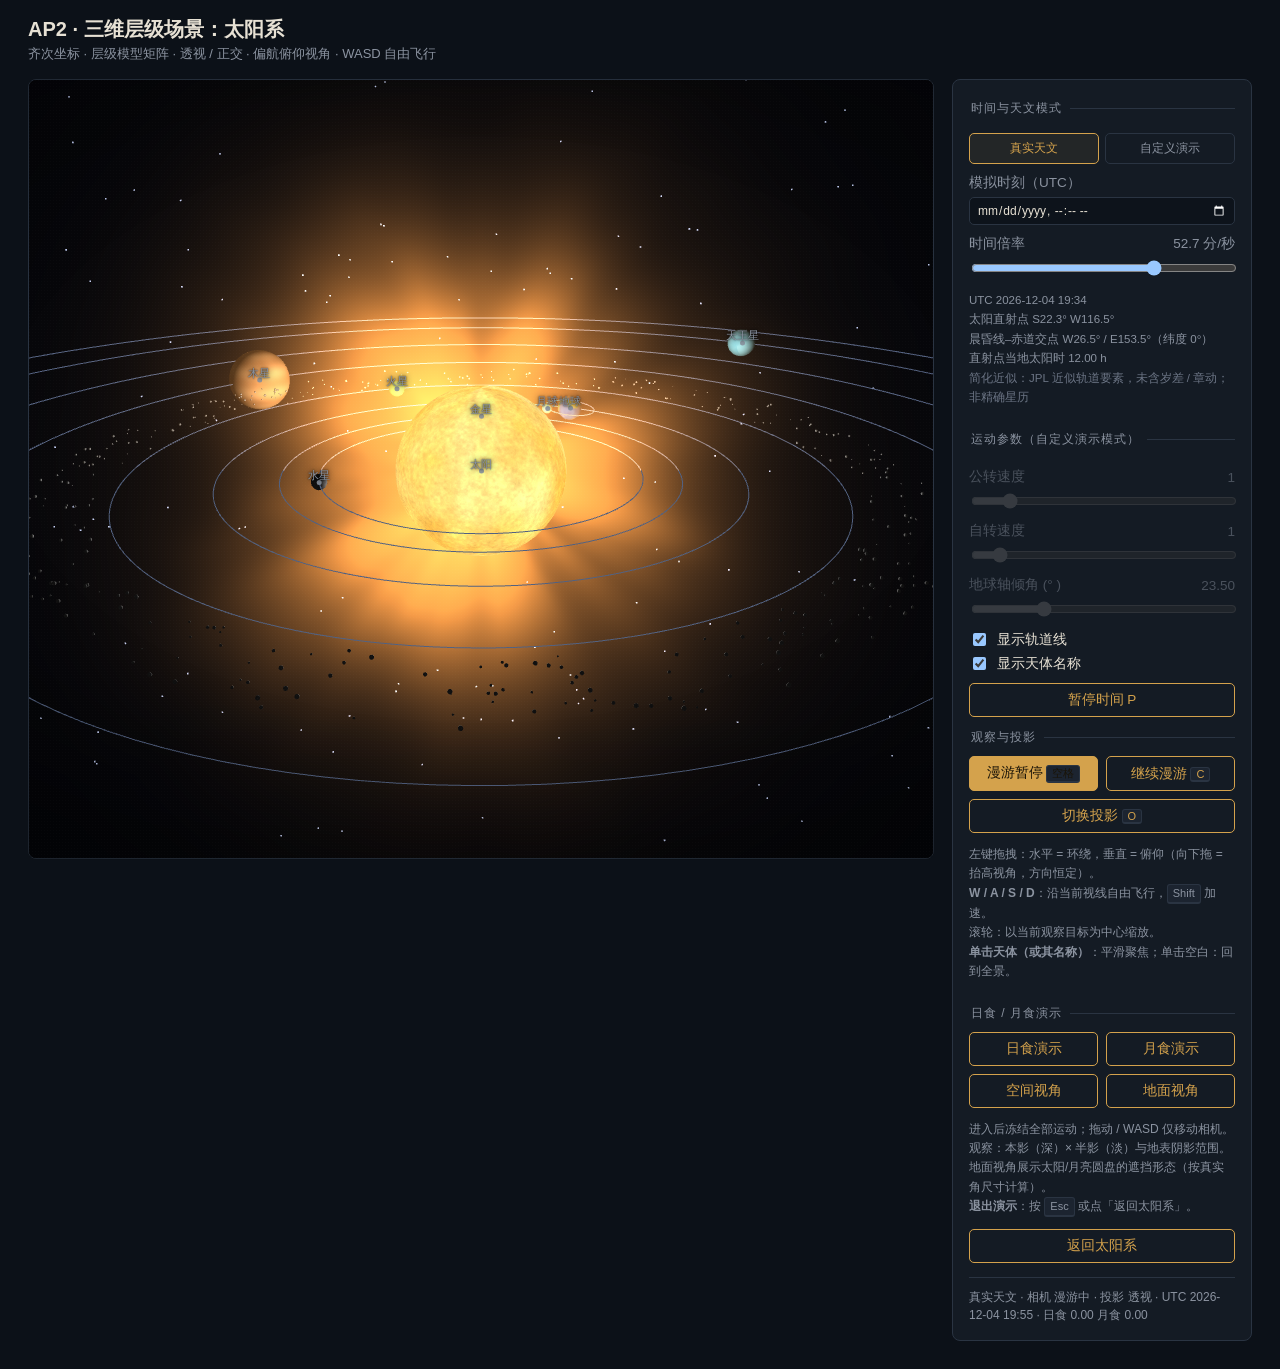
<file: index.html>
<!DOCTYPE html>
<html lang="zh-CN">
<head>
<meta charset="UTF-8">
<meta name="viewport" content="width=device-width, initial-scale=1">
<title>AP2 · 三维层级场景：太阳系</title>
<link rel="icon" href="data:,">
<link rel="stylesheet" href="css/style.css">
</head>
<body>
<header>
  <h1>AP2 · 三维层级场景：太阳系</h1>
  <p class="sub">齐次坐标 · 层级模型矩阵 · 透视 / 正交 · 偏航俯仰视角 · WASD 自由飞行</p>
</header>

<div class="layout">
  <div id="view-wrap">
    <canvas id="view"></canvas>
    <div class="vignette" aria-hidden="true"></div>
    <div class="grain" aria-hidden="true"></div>
    <div id="labels" aria-hidden="true"></div>
    <div id="ground-wrap" hidden>
      <canvas id="ground" width="320" height="200"></canvas>
      <div class="ground-cap">地面观测视角 · 教学示意</div>
    </div>
    <div id="eclipse-hud" hidden>
      <span class="hud-title" id="eclipse-title">日食演示</span>
      <span class="hud-line" id="eclipse-line"></span>
    </div>
  </div>

  <form id="controls" autocomplete="off">
    <fieldset>
      <legend>时间与天文模式</legend>
      <div class="seg" role="group" aria-label="模拟模式">
        <button type="button" id="mode-real" aria-pressed="true">真实天文</button>
        <button type="button" id="mode-demo" aria-pressed="false">自定义演示</button>
      </div>
      <div class="row">
        <label for="simDate">模拟时刻（UTC）</label>
        <input type="datetime-local" id="simDate" name="simDate" step="60">
      </div>
      <div class="row">
        <label for="timeRate">时间倍率 <span data-for="timeRate"></span></label>
        <input type="range" id="timeRate" name="timeRate" min="0" max="5" step="0.01" value="3.5">
      </div>
      <p class="hint" id="astro-info">直射点：—</p>
    </fieldset>

    <fieldset>
      <legend>运动参数（自定义演示模式）</legend>
      <div class="row">
        <label for="orbitSpeed">公转速度 <span data-for="orbitSpeed"></span></label>
        <input type="range" id="orbitSpeed" name="orbitSpeed" min="0" max="8" step="0.05" value="1">
      </div>
      <div class="row">
        <label for="spinSpeed">自转速度 <span data-for="spinSpeed"></span></label>
        <input type="range" id="spinSpeed" name="spinSpeed" min="0" max="12" step="0.05" value="1">
      </div>
      <div class="row">
        <label for="earthTilt">地球轴倾角 (° ) <span data-for="earthTilt"></span></label>
        <input type="range" id="earthTilt" name="earthTilt" min="0" max="90" step="0.5" value="23.5">
      </div>
      <label><input type="checkbox" id="showOrbits" name="showOrbits" checked> 显示轨道线</label>
      <label><input type="checkbox" id="showLabels" name="showLabels" checked> 显示天体名称</label>
      <div class="buttons" style="margin-top:10px">
        <button type="button" id="btn-sim">暂停时间 <kbd>P</kbd></button>
      </div>
    </fieldset>

    <fieldset>
      <legend>观察与投影</legend>
      <div class="buttons">
        <button type="button" class="primary" id="btn-pause">漫游暂停 <kbd>空格</kbd></button>
        <button type="button" id="btn-tour">继续漫游 <kbd>C</kbd></button>
        <button type="button" id="btn-proj">切换投影 <kbd>O</kbd></button>
      </div>
      <p class="hint">
        左键拖拽：水平 = 环绕，垂直 = 俯仰（向下拖 = 抬高视角，方向恒定）。<br>
        <b>W / A / S / D</b>：沿当前视线自由飞行，<kbd>Shift</kbd> 加速。<br>
        滚轮：以当前观察目标为中心缩放。<br>
        <b>单击天体（或其名称）</b>：平滑聚焦；单击空白：回到全景。
      </p>
    </fieldset>

    <fieldset>
      <legend>日食 / 月食演示</legend>
      <div class="buttons">
        <button type="button" id="btn-solar">日食演示</button>
        <button type="button" id="btn-lunar">月食演示</button>
      </div>
      <div class="buttons" style="margin-top:8px">
        <button type="button" id="btn-eclipse-space" aria-pressed="true">空间视角</button>
        <button type="button" id="btn-eclipse-ground" aria-pressed="false">地面视角</button>
      </div>
      <p class="hint">
        进入后冻结全部运动；拖动 / WASD 仅移动相机。<br>
        观察：本影（深）× 半影（淡）与地表阴影范围。<br>
        地面视角展示太阳/月亮圆盘的遮挡形态（按真实角尺寸计算）。<br>
        <b>退出演示</b>：按 <kbd>Esc</kbd> 或点「返回太阳系」。
      </p>
      <div class="buttons" style="margin-top:8px">
        <button type="button" id="btn-exit-eclipse">返回太阳系</button>
      </div>
    </fieldset>

    <p id="status">正在加载纹理…</p>
  </form>
</div>

<script id="vertex-shader" type="x-shader/x-vertex">#version 300 es
layout(location=0) in vec3 aPosition;
layout(location=1) in vec3 aNormal;
layout(location=2) in vec2 aTexCoord;

uniform mat4 uModel;
uniform mat4 uView;
uniform mat4 uProj;
uniform mat4 uNMatrix;

out vec3 vN;
out vec3 vWorld;
out vec2 vUv;

void main() {
  vec4 world = uModel * vec4(aPosition, 1.0);
  vWorld = world.xyz;
  vN = mat3(uNMatrix) * aNormal;
  vUv = aTexCoord;
  gl_Position = uProj * uView * world;
  gl_PointSize = 1.6;
}
</script>

<script id="fragment-shader" type="x-shader/x-fragment">#version 300 es
precision highp float;

in vec3 vN;
in vec3 vWorld;
in vec2 vUv;

uniform sampler2D uSampler;
uniform vec3 uLightPos;
uniform vec3 uCamPos;
uniform float uEmissive;
uniform float uAmbient;
uniform float uShadow;
uniform vec3 uTint;
uniform float uUseTexture;
uniform float uAlphaFromLuma;
uniform float uAlpha;
uniform float uGlow;
uniform float uTime;
uniform float uSunMode;
uniform float uCorona;
uniform float uCoronaDisk;
uniform float uShadowMode;
uniform vec3 uShadowSpot;
uniform vec3 uShadowDir;
uniform vec3 uShadowAxisPoint;
uniform float uShadowR;
uniform float uShadowPR;

out vec4 fragColor;

// —— 3D 值噪声 / fBm：太阳表面颗粒与日冕丝状结构 ——
float hash(vec3 p) {
  p = fract(p * 0.3183099 + vec3(0.1, 0.2, 0.3));
  p *= 17.0;
  return fract(p.x * p.y * p.z * (p.x + p.y + p.z));
}
float vnoise(vec3 x) {
  vec3 i = floor(x);
  vec3 f = fract(x);
  f = f * f * (3.0 - 2.0 * f);
  float n000 = hash(i);
  float n100 = hash(i + vec3(1.0, 0.0, 0.0));
  float n010 = hash(i + vec3(0.0, 1.0, 0.0));
  float n110 = hash(i + vec3(1.0, 1.0, 0.0));
  float n001 = hash(i + vec3(0.0, 0.0, 1.0));
  float n101 = hash(i + vec3(1.0, 0.0, 1.0));
  float n011 = hash(i + vec3(0.0, 1.0, 1.0));
  float n111 = hash(i + vec3(1.0, 1.0, 1.0));
  return mix(
    mix(mix(n000, n100, f.x), mix(n010, n110, f.x), f.y),
    mix(mix(n001, n101, f.x), mix(n011, n111, f.x), f.y),
    f.z);
}
float fbm3(vec3 p) {
  float s = 0.0;
  float a = 0.5;
  for (int i = 0; i < 3; i++) {
    s += a * vnoise(p);
    p *= 2.03;
    a *= 0.5;
  }
  return s / 0.875;
}

void main() {
  // 阴影贴图通道：只输出灰度，main.js 用 DST_COLOR/ZERO 乘色压暗
  if (uShadowMode > 0.5) {
    float d;
    if (uShadowMode < 1.5) {
      d = distance(vWorld, uShadowSpot);          // 月影落在地球表面的阴影斑
    } else {
      vec3 w = vWorld - uShadowAxisPoint;          // 地影轴线扫过月球
      float t = dot(w, uShadowDir);
      d = length(w - t * uShadowDir);
    }
    float dark;
    if (d < uShadowR) dark = 0.06;
    else if (d < uShadowPR) dark = mix(0.06, 0.92, smoothstep(uShadowR, uShadowPR, d));
    else dark = 1.0;
    fragColor = vec4(vec3(dark), 1.0);
    return;
  }

  // 日冕：面向相机的 billboard，连续衰减 + 丝状噪声（无分层圆环）
  if (uCorona > 0.5) {
    vec2 p = (vUv - 0.5) * 2.0;
    float r = length(p);
    float ang = atan(p.y, p.x);
    float core = exp(-pow(r * 2.9, 1.55));
    float streams = 0.55 + 0.65 * fbm3(vec3(cos(ang) * 1.6, sin(ang) * 1.6, r * 2.4 + uTime * 0.02));
    float edge = 1.0 - smoothstep(0.86, 1.0, r);
    // 中心日面区域由太阳本体负责；日冕在日面外侧达到满强度后随 core 单调衰减
    float mask = smoothstep(uCoronaDisk * 0.75, uCoronaDisk * 0.99, r);
    float glow = core * streams * edge * mask;
    fragColor = vec4(uTint * glow * 1.7, clamp(glow * 1.6, 0.0, 1.0));
    return;
  }

  vec4 tex = texture(uSampler, vUv);
  vec3 base = mix(uTint, tex.rgb, uUseTexture);
  vec3 N = normalize(vN);
  vec3 V = normalize(uCamPos - vWorld);
  vec3 color;

  if (uEmissive > 0.5) {
    if (uSunMode > 0.5) {
      // 太阳表面：轻微临边昏暗 + 时间演化的细颗粒噪声 + 极薄的边缘过渡
      float mu = clamp(dot(N, V), 0.0, 1.0);
      float gran = 0.86 + 0.24 * fbm3(vWorld * 11.0 + vec3(0.0, 0.0, uTime * 0.015));
      float limb = 0.86 + 0.14 * pow(mu, 0.6);
      color = base * gran * limb * 1.32;
      color += uTint * pow(1.0 - mu, 5.0) * 0.08;
    } else {
      color = base;
    }
  } else {
    vec3 L = normalize(uLightPos - vWorld);
    float diff = max(dot(N, L), 0.0);
    color = base * (uAmbient + diff);
    if (uGlow > 0.5) {
      float rim = 1.0 - abs(dot(N, V));
      color += uTint * rim * rim * 1.4;
    }
  }

  color *= (1.0 - 0.85 * uShadow);
  float alpha = uAlpha;
  if (uAlphaFromLuma > 0.5) {
    alpha = max(tex.r, max(tex.g, tex.b));
    if (alpha < 0.04) discard;
  }
  fragColor = vec4(color, alpha);
}
</script>

<script src="Common/webgl-utils.js"></script>
<script src="Common/initShaders.js"></script>
<script src="Common/MV.js"></script>
<script type="module" src="js/main.js"></script>
</body>
</html>
</file>
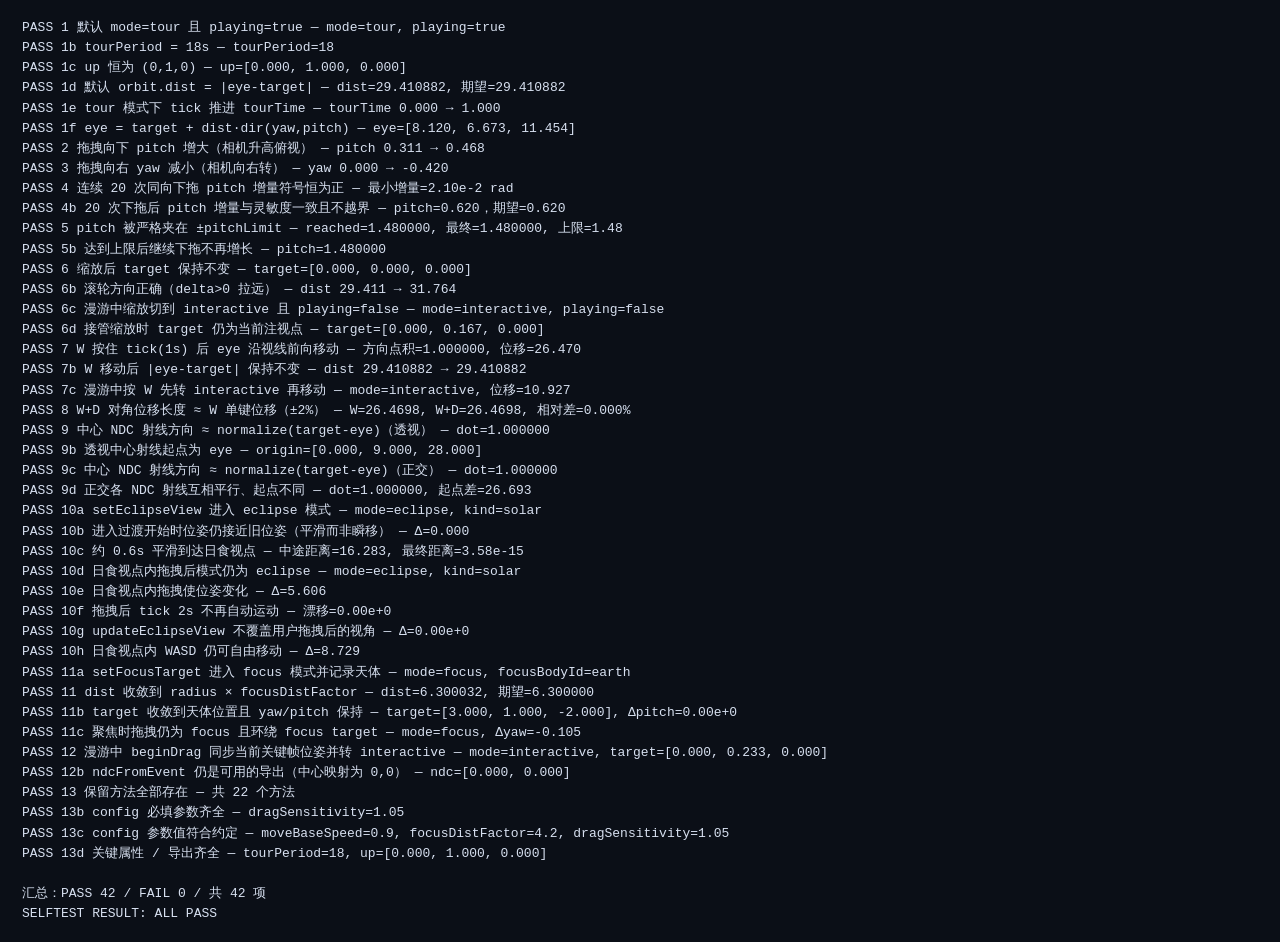
<file: tools/camera-selftest.html>
<!DOCTYPE html>
<html lang="zh-CN">
<head>
<meta charset="UTF-8">
<meta name="viewport" content="width=device-width, initial-scale=1">
<link rel="icon" href="data:,">
<title>camera.js 浏览器自测 · 偏航/俯仰环绕 + WASD</title>
<style>
  :root { color-scheme: dark; }
  body {
    margin: 0;
    padding: 18px 22px;
    background: #0b0f17;
    color: #d7e0f0;
    font: 13px/1.55 "Cascadia Mono", "Consolas", monospace;
  }
  h1 { margin: 0 0 10px; font-size: 15px; font-weight: 600; color: #8ecbff; }
  pre { margin: 0; white-space: pre-wrap; }
</style>
</head>
<body>
<h1>camera.js 浏览器自测 · 偏航/俯仰环绕 + WASD</h1>
<pre id="out">运行中…</pre>

<!-- 教材配套数学库：普通脚本先加载，camera.js 模块内通过 window 取 vec3 / lookAt / ... -->
<script src="../Common/MV.js"></script>
<script type="module">
import { createCamera, ndcFromEvent } from "../js/camera.js";

const MV = window;

// ---------------------------------------------------------------- 测试框架

const lines = [];
let passed = 0;
let failed = 0;

/** 断言：把 PASS / FAIL 逐行记录下来，最后整体写入 document.body.innerText。 */
function check(name, ok, detail = "") {
  const line = `${ok ? "PASS" : "FAIL"} ${name}${detail ? " — " + detail : ""}`;
  lines.push(line);
  if (ok) passed++;
  else failed++;
}

/** 单个测试块：执行异常也会记成一行 FAIL，避免整页空白。 */
function test(name, fn) {
  try {
    fn();
  } catch (err) {
    check(`${name}（执行异常）`, false, err && err.message ? err.message : String(err));
  }
}

// 小工具
const near = (a, b, eps = 1e-6) => Math.abs(a - b) <= eps;
const vlen = (v) => MV.length(v);
const vdist = (a, b) => MV.length(MV.subtract(a, b));
const vdot = (a, b) => MV.dot(a, b);
const vnorm = (v) => MV.normalize(MV.vec3(v[0], v[1], v[2]));
const f3 = (x) => Number(x).toFixed(3);
const f6 = (x) => Number(x).toFixed(6);
const fmtV = (v) => `[${v.map((x) => f3(x)).join(", ")}]`;

/** 设置 WASD 输入（其余键强制为 false）。 */
function setMove(cam, flags = {}) {
  const m = cam.moveInput;
  m.forward = !!flags.forward;
  m.back = !!flags.back;
  m.left = !!flags.left;
  m.right = !!flags.right;
  m.fast = !!flags.fast;
}

/** 统一从默认漫游位姿切到交互模式，作为各测试的确定性起点。 */
function interactiveCamera() {
  const cam = createCamera();
  cam.setInteractiveFromCurrent();
  cam.viewMatrix();
  return cam;
}

// ---------------------------------------------------------------- 1. 默认状态与轨道模型

test("1 默认漫游与球面轨道模型", () => {
  const cam = createCamera();
  check(
    "1 默认 mode=tour 且 playing=true",
    cam.mode === "tour" && cam.playing === true,
    `mode=${cam.mode}, playing=${cam.playing}`,
  );
  check("1b tourPeriod = 18s", cam.tourPeriod === 18, `tourPeriod=${cam.tourPeriod}`);
  check(
    "1c up 恒为 (0,1,0)",
    cam.up[0] === 0 && cam.up[1] === 1 && cam.up[2] === 0,
    `up=${fmtV(cam.up)}`,
  );
  const defaultDist = Math.sqrt(0 * 0 + 9 * 9 + 28 * 28);
  check(
    "1d 默认 orbit.dist = |eye-target|",
    near(cam.orbit.dist, defaultDist, 1e-9),
    `dist=${f6(cam.orbit.dist)}, 期望=${f6(defaultDist)}`,
  );
  const t0 = cam.tourTime;
  cam.tick(1);
  check(
    "1e tour 模式下 tick 推进 tourTime",
    cam.tourTime > t0 && near(cam.tourTime, 1, 1e-9),
    `tourTime ${f3(t0)} → ${f3(cam.tourTime)}`,
  );

  // 直接指定 yaw / pitch / dist / target，验证 eye = target + dist*dir
  cam.setInteractiveFromCurrent();
  cam.orbit.yaw = 0.7;
  cam.orbit.pitch = 0.4;
  cam.orbit.dist = 12;
  cam.orbit.target = MV.vec3(1, 2, 3);
  cam.viewMatrix();
  const cp = Math.cos(0.4);
  const dir = [Math.sin(0.7) * cp, Math.sin(0.4), Math.cos(0.7) * cp];
  const wantEye = [1 + 12 * dir[0], 2 + 12 * dir[1], 3 + 12 * dir[2]];
  check(
    "1f eye = target + dist·dir(yaw,pitch)",
    vdist(cam.eye, wantEye) < 1e-9,
    `eye=${fmtV(cam.eye)}`,
  );
});

// ---------------------------------------------------------------- 2/3. 拖拽方向约定

test("2 拖拽向下 pitch 增大", () => {
  const cam = interactiveCamera();
  const pitch0 = cam.orbit.pitch;
  cam.beginDrag(0.0, 0.60);
  cam.drag(0.0, 0.45); // NDC y 由 0.60 降到 0.45 = 屏幕向下拖 0.15
  cam.endDrag();
  check(
    "2 拖拽向下 pitch 增大（相机升高俯视）",
    cam.orbit.pitch > pitch0 + 1e-9,
    `pitch ${f3(pitch0)} → ${f3(cam.orbit.pitch)}`,
  );
});

test("3 拖拽向右 yaw 减小", () => {
  const cam = interactiveCamera();
  const yaw0 = cam.orbit.yaw;
  cam.beginDrag(-0.2, 0.0);
  cam.drag(0.2, 0.0); // 屏幕向右拖 0.4 NDC
  cam.endDrag();
  check(
    "3 拖拽向右 yaw 减小（相机向右转）",
    cam.orbit.yaw < yaw0 - 1e-9,
    `yaw ${f3(yaw0)} → ${f3(cam.orbit.yaw)}`,
  );
});

// ---------------------------------------------------------------- 4/5. 俯仰方向一致性与限位

test("4 连续 20 次同向下拖", () => {
  const cam = interactiveCamera();
  cam.orbit.pitch = 0.2; // 从中间出发，20 次小幅下拖仍不到上限
  cam.beginDrag(0.0, 0.9);
  let y = 0.9;
  const deltas = [];
  for (let i = 0; i < 20; i++) {
    const before = cam.orbit.pitch;
    y -= 0.02;
    cam.drag(0.0, y);
    deltas.push(cam.orbit.pitch - before);
  }
  cam.endDrag();
  check(
    "4 连续 20 次同向下拖 pitch 增量符号恒为正",
    deltas.every((d) => d > 0),
    `最小增量=${Math.min(...deltas).toExponential(2)} rad`,
  );
  const expectPitch = 0.2 + 20 * 0.02 * cam.config.dragSensitivity;
  check(
    "4b 20 次下拖后 pitch 增量与灵敏度一致且不越界",
    near(cam.orbit.pitch, Math.min(expectPitch, cam.config.pitchLimit), 1e-9),
    `pitch=${f3(cam.orbit.pitch)}，期望=${f3(Math.min(expectPitch, cam.config.pitchLimit))}`,
  );
});

test("5 pitch 达到上限后不再增长", () => {
  const cam = interactiveCamera();
  cam.orbit.pitch = 1.30; // 距离上限只差 0.18 rad
  cam.beginDrag(0.0, 0.9);
  let y = 0.9;
  for (let i = 0; i < 20; i++) {
    y -= 0.02;
    cam.drag(0.0, y); // 总计 +0.88 rad，必然撞上限
  }
  const reached = cam.orbit.pitch;
  let stable = true;
  for (let i = 0; i < 10; i++) {
    const before = cam.orbit.pitch;
    y -= 0.02;
    cam.drag(0.0, y);
    if (!near(cam.orbit.pitch, before, 0)) stable = false;
  }
  cam.endDrag();
  check(
    "5 pitch 被严格夹在 ±pitchLimit",
    near(reached, cam.config.pitchLimit, 1e-9) && near(cam.orbit.pitch, cam.config.pitchLimit, 1e-9),
    `reached=${f6(reached)}, 最终=${f6(cam.orbit.pitch)}, 上限=${cam.config.pitchLimit}`,
  );
  check(
    "5b 达到上限后继续下拖不再增长",
    stable && cam.orbit.pitch === cam.config.pitchLimit,
    `pitch=${f6(cam.orbit.pitch)}`,
  );
});

// ---------------------------------------------------------------- 6. 缩放

test("6 缩放只改 dist，target 不变", () => {
  const cam = interactiveCamera();
  const target0 = cam.orbit.target.slice();
  const dist0 = cam.orbit.dist;
  cam.zoom(120); // 滚轮向下 = 拉远
  check(
    "6 缩放后 target 保持不变",
    target0.every((v, i) => cam.orbit.target[i] === v),
    `target=${fmtV(cam.orbit.target)}`,
  );
  check(
    "6b 滚轮方向正确（delta>0 拉远）",
    cam.orbit.dist > dist0,
    `dist ${f3(dist0)} → ${f3(cam.orbit.dist)}`,
  );

  // 漫游中缩放也要接管为交互模式
  const cam2 = createCamera();
  cam2.tick(2.0);
  cam2.viewMatrix();
  const keyTarget = cam2.at.slice();
  cam2.zoom(-120);
  cam2.viewMatrix();
  check(
    "6c 漫游中缩放切到 interactive 且 playing=false",
    cam2.mode === "interactive" && cam2.playing === false,
    `mode=${cam2.mode}, playing=${cam2.playing}`,
  );
  check(
    "6d 接管缩放时 target 仍为当前注视点",
    vdist(cam2.orbit.target, keyTarget) < 1e-9,
    `target=${fmtV(cam2.orbit.target)}`,
  );
});

// ---------------------------------------------------------------- 7/8. WASD

test("7 按住 W tick(1s)", () => {
  const cam = interactiveCamera();
  const eye0 = cam.eye.slice();
  const at0 = cam.at.slice();
  const dist0 = vdist(at0, eye0);
  setMove(cam, { forward: true });
  cam.tick(1);
  setMove(cam);
  cam.viewMatrix();

  const forward = vnorm(MV.subtract(at0, eye0));
  const moved = MV.subtract(cam.eye, eye0);
  const movedLen = vlen(moved);
  const dirDot = movedLen > 1e-9 ? vdot(MV.scale(1 / movedLen, moved), forward) : -1;
  check(
    "7 W 按住 tick(1s) 后 eye 沿视线前向移动",
    dirDot > 0.9999 && movedLen > 1e-6,
    `方向点积=${f6(dirDot)}, 位移=${f3(movedLen)}`,
  );
  check(
    "7b W 移动后 |eye-target| 保持不变",
    near(vdist(cam.at, cam.eye), dist0, 1e-9),
    `dist ${f6(dist0)} → ${f6(vdist(cam.at, cam.eye))}`,
  );

  // 漫游中按 WASD：先接管再移动
  const cam2 = createCamera();
  cam2.tick(2.0);
  cam2.viewMatrix();
  const eyeTour = cam2.eye.slice();
  setMove(cam2, { forward: true });
  cam2.tick(0.5);
  setMove(cam2);
  cam2.viewMatrix();
  check(
    "7c 漫游中按 W 先转 interactive 再移动",
    cam2.mode === "interactive" && cam2.playing === false && vdist(cam2.eye, eyeTour) > 1e-6,
    `mode=${cam2.mode}, 位移=${f3(vdist(cam2.eye, eyeTour))}`,
  );
});

test("8 W+D 对角移动不加速", () => {
  function displacement(flags) {
    const cam = interactiveCamera();
    const eye0 = cam.eye.slice();
    setMove(cam, flags);
    cam.tick(1);
    setMove(cam);
    cam.viewMatrix();
    return vlen(MV.subtract(cam.eye, eye0));
  }
  const dW = displacement({ forward: true });
  const dWD = displacement({ forward: true, right: true });
  const rel = Math.abs(dWD - dW) / dW;
  check(
    "8 W+D 对角位移长度 ≈ W 单键位移（±2%）",
    rel <= 0.02,
    `W=${f4(dW)}, W+D=${f4(dWD)}, 相对差=${(rel * 100).toFixed(3)}%`,
  );
  function f4(x) {
    return Number(x).toFixed(4);
  }
});

// ---------------------------------------------------------------- 9. 拾取射线

test("9 rayFromNdc 与投影一致", () => {
  const cam = interactiveCamera();
  const aspect = 16 / 9;
  const viewDir = vnorm(MV.subtract(cam.at, cam.eye));
  let ray = cam.rayFromNdc(0, 0, aspect);
  check(
    "9 中心 NDC 射线方向 ≈ normalize(target-eye)（透视）",
    vdot(ray.dir, viewDir) > 0.999999,
    `dot=${f6(vdot(ray.dir, viewDir))}`,
  );
  check(
    "9b 透视中心射线起点为 eye",
    vdist(ray.origin, cam.eye) <= 1e-12,
    `origin=${fmtV(ray.origin)}`,
  );

  cam.toggleProjection();
  cam.viewMatrix();
  ray = cam.rayFromNdc(0, 0, aspect);
  check(
    "9c 中心 NDC 射线方向 ≈ normalize(target-eye)（正交）",
    vdot(ray.dir, vnorm(MV.subtract(cam.at, cam.eye))) > 0.999999,
    `dot=${f6(vdot(ray.dir, vnorm(MV.subtract(cam.at, cam.eye))))}`,
  );
  const rayA = cam.rayFromNdc(-0.5, 0.3, aspect);
  const rayB = cam.rayFromNdc(0.7, -0.2, aspect);
  check(
    "9d 正交各 NDC 射线互相平行、起点不同",
    near(vdot(rayA.dir, rayB.dir), 1, 1e-9) && vdist(rayA.origin, rayB.origin) > 1e-6,
    `dot=${f6(vdot(rayA.dir, rayB.dir))}, 起点差=${f3(vdist(rayA.origin, rayB.origin))}`,
  );
});

// ---------------------------------------------------------------- 10. 日食 / 月食视点

test("10 日食视点平滑进入、拖拽后仍保持 eclipse", () => {
  const cam = createCamera();
  cam.viewMatrix();
  const startEye = cam.eye.slice();
  const eclipseEye = [20, 3, 2];
  const eclipseAt = [1, 0, -0.5];

  cam.setEclipseView("solar", eclipseEye, eclipseAt);
  check(
    "10a setEclipseView 进入 eclipse 模式",
    cam.mode === "eclipse" && cam.eclipseKind === "solar" && cam.playing === false,
    `mode=${cam.mode}, kind=${cam.eclipseKind}`,
  );
  check(
    "10b 进入过渡开始时位姿仍接近旧位姿（平滑而非瞬移）",
    vdist(cam.eye, startEye) < 0.5,
    `Δ=${f3(vdist(cam.eye, startEye))}`,
  );

  cam.tick(0.3); // 一半时长
  cam.viewMatrix();
  const midDist = vdist(cam.eye, eclipseEye);
  cam.tick(0.4); // 累计 0.7s > 0.6s，应已到位
  cam.viewMatrix();
  const endDist = vdist(cam.eye, eclipseEye);
  check(
    "10c 约 0.6s 平滑到达日食视点",
    endDist < 1e-6 && midDist > endDist,
    `中途距离=${f3(midDist)}, 最终距离=${endDist.toExponential(2)}`,
  );

  // 拖拽应该仍然可用，且模式保持 eclipse
  const beforeDrag = cam.eye.slice();
  cam.beginDrag(0.0, 0.0);
  cam.drag(0.25, 0.12);
  cam.endDrag();
  cam.tick(1 / 60);
  cam.viewMatrix();
  const dragged = vdist(cam.eye, beforeDrag);
  check(
    "10d 日食视点内拖拽后模式仍为 eclipse",
    cam.mode === "eclipse" && cam.eclipseKind === "solar",
    `mode=${cam.mode}, kind=${cam.eclipseKind}`,
  );
  check(
    "10e 日食视点内拖拽使位姿变化",
    dragged > 1e-3,
    `Δ=${f3(dragged)}`,
  );

  // 之后不应自行恢复自动运动
  const afterDrag = cam.eye.slice();
  for (let i = 0; i < 120; i++) cam.tick(1 / 60);
  cam.viewMatrix();
  const drift = vdist(cam.eye, afterDrag);
  check(
    "10f 拖拽后 tick 2s 不再自动运动",
    drift < 1e-9,
    `漂移=${drift.toExponential(2)}`,
  );

  // updateEclipseView（main 每帧提供视点）不能覆盖用户已接管的视角
  cam.updateEclipseView(eclipseEye, eclipseAt);
  cam.tick(1 / 60);
  cam.viewMatrix();
  check(
    "10g updateEclipseView 不覆盖用户拖拽后的视角",
    vdist(cam.eye, afterDrag) < 1e-6,
    `Δ=${vdist(cam.eye, afterDrag).toExponential(2)}`,
  );

  // 日食视点内 WASD 同样可用（用户接管后不会被基准位姿吸回）
  const beforeWasd = cam.eye.slice();
  setMove(cam, { forward: true });
  cam.tick(0.5);
  setMove(cam);
  cam.viewMatrix();
  const wasdDelta = vdist(cam.eye, beforeWasd);
  check(
    "10h 日食视点内 WASD 仍可自由移动",
    cam.mode === "eclipse" && wasdDelta > 1e-3,
    `Δ=${f3(wasdDelta)}`,
  );
});

// ---------------------------------------------------------------- 11. 聚焦

test("11 setFocusTarget 后平滑收敛", () => {
  const cam = interactiveCamera();
  const radius = 1.5;
  const bodyPos = [3, 1, -2];
  cam.setFocusTarget(bodyPos, radius, "earth");
  check(
    "11a setFocusTarget 进入 focus 模式并记录天体",
    cam.mode === "focus" && cam.focusBodyId === "earth",
    `mode=${cam.mode}, focusBodyId=${cam.focusBodyId}`,
  );
  const pitchBefore = cam.orbit.pitch;
  for (let i = 0; i < 180; i++) cam.tick(1 / 60); // 3s
  cam.viewMatrix();
  const wantDist = radius * cam.config.focusDistFactor;
  check(
    "11 dist 收敛到 radius × focusDistFactor",
    Math.abs(cam.orbit.dist - wantDist) < 1e-3,
    `dist=${f6(cam.orbit.dist)}, 期望=${f6(wantDist)}`,
  );
  check(
    "11b target 收敛到天体位置且 yaw/pitch 保持",
    vdist(cam.orbit.target, bodyPos) < 1e-3 && near(cam.orbit.pitch, pitchBefore, 1e-9),
    `target=${fmtV(cam.orbit.target)}, Δpitch=${(cam.orbit.pitch - pitchBefore).toExponential(2)}`,
  );

  // 聚焦状态下拖拽仍环绕 focus target，模式不变
  const yaw0 = cam.orbit.yaw;
  cam.beginDrag(0.0, 0.0);
  cam.drag(0.1, 0.05);
  cam.endDrag();
  cam.tick(1 / 60);
  cam.viewMatrix();
  check(
    "11c 聚焦时拖拽仍为 focus 且环绕 focus target",
    cam.mode === "focus" && cam.focusBodyId === "earth"
      && Math.abs(cam.orbit.yaw - yaw0) > 1e-6
      && vdist(cam.orbit.target, bodyPos) < 1e-2,
    `mode=${cam.mode}, Δyaw=${(cam.orbit.yaw - yaw0).toFixed(3)}`,
  );
});

// ---------------------------------------------------------------- 12. 其它接口 / 回归

test("12 tour 拖拽接管、ndcFromEvent", () => {
  const cam = createCamera();
  cam.tick(2.5); // 漫游到 2.5s
  cam.viewMatrix();
  const keyEye = cam.eye.slice();
  const keyAt = cam.at.slice();
  cam.beginDrag(0.1, 0.2);
  check(
    "12 漫游中 beginDrag 同步当前关键帧位姿并转 interactive",
    cam.mode === "interactive" && cam.playing === false
      && vdist(cam.orbit.target, keyAt) < 1e-9
      && near(cam.orbit.dist, vdist(keyEye, keyAt), 1e-9),
    `mode=${cam.mode}, target=${fmtV(cam.orbit.target)}`,
  );
  cam.endDrag();

  // ndcFromEvent：画布中心 → (0,0)
  const canvas = {
    getBoundingClientRect: () => ({ left: 100, top: 50, width: 400, height: 300 }),
  };
  const ndc = ndcFromEvent(canvas, { clientX: 300, clientY: 200 });
  check(
    "12b ndcFromEvent 仍是可用的导出（中心映射为 0,0）",
    typeof ndcFromEvent === "function" && near(ndc[0], 0) && near(ndc[1], 0),
    `ndc=[${ndc.map((v) => v.toFixed(3)).join(", ")}]`,
  );
});

// ---------------------------------------------------------------- 13. 接口 / 配置

test("13 接口与配置完整性", () => {
  const cam = createCamera();
  const methods = [
    "tick", "viewMatrix", "projMatrix", "orthoBounds", "rayFromNdc",
    "beginDrag", "drag", "endDrag", "zoom",
    "focusOn", "setFocusTarget", "setFocusBodyPos", "clearFocus", "focusOverview",
    "setEclipseView", "setEclipsePose", "updateEclipseView",
    "setTourTime", "resumeTour", "togglePlay", "toggleProjection", "setInteractiveFromCurrent",
  ];
  const missingMethods = methods.filter((m) => typeof cam[m] !== "function");
  check(
    "13 保留方法全部存在",
    missingMethods.length === 0,
    missingMethods.length ? "缺失: " + missingMethods.join(", ") : `共 ${methods.length} 个方法`,
  );

  const cfg = cam.config;
  const keys = ["dragSensitivity", "moveBaseSpeed", "fastMul", "minDist", "maxDist", "pitchLimit", "focusDistFactor"];
  const missingKeys = keys.filter((k) => !(k in cfg));
  check(
    "13b config 必填参数齐全",
    missingKeys.length === 0,
    missingKeys.length ? "缺失: " + missingKeys.join(", ") : `dragSensitivity=${cfg.dragSensitivity}`,
  );
  const cfgOk = cfg.moveBaseSpeed === 0.9 && cfg.fastMul === 2.6 && cfg.minDist === 0.05
    && cfg.maxDist === 400 && cfg.pitchLimit === 1.48 && cfg.focusDistFactor === 4.2
    && Number.isFinite(cfg.dragSensitivity) && cfg.dragSensitivity > 0;
  check(
    "13c config 参数值符合约定",
    cfgOk,
    `moveBaseSpeed=${cfg.moveBaseSpeed}, focusDistFactor=${cfg.focusDistFactor}, dragSensitivity=${cfg.dragSensitivity}`,
  );

  check(
    "13d 关键属性 / 导出齐全",
    cam.tourPeriod === 18 && Array.isArray(cam.orbit.target)
      && "yaw" in cam.orbit && "pitch" in cam.orbit && "dist" in cam.orbit
      && "forward" in cam.moveInput && "fast" in cam.moveInput
      && cam.up[1] === 1 && typeof ndcFromEvent === "function",
    `tourPeriod=${cam.tourPeriod}, up=${fmtV(cam.up)}`,
  );
});

// ---------------------------------------------------------------- 输出

const summary = lines.concat(
  "",
  `汇总：PASS ${passed} / FAIL ${failed} / 共 ${passed + failed} 项`,
  failed === 0 ? "SELFTEST RESULT: ALL PASS" : "SELFTEST RESULT: FAIL",
);
document.getElementById("out").textContent = summary.join("\n");
// 自测页要求：逐行写入 document.body.innerText（无头运行器直接读取它）
document.body.innerText = summary.join("\n");
window.__cameraSelftest = { lines, passed, failed };
</script>
</body>
</html>
</file>
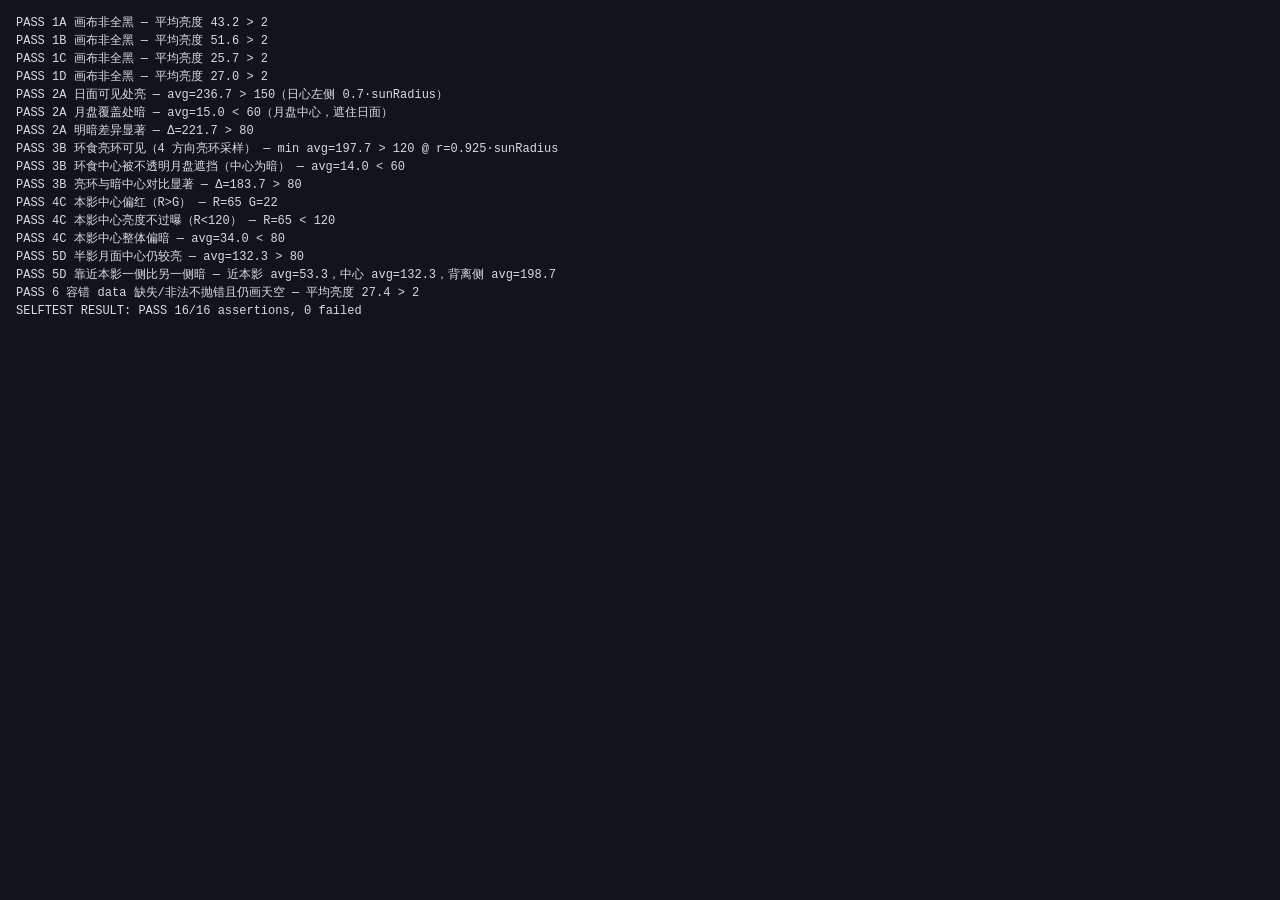
<file: tools/groundview-selftest.html>
<!DOCTYPE html>
<html lang="zh-CN">
<head>
<meta charset="UTF-8">
<meta name="viewport" content="width=device-width, initial-scale=1">
<title>groundview · 无头像素自测</title>
<link rel="icon" href="data:,">
<style>
  :root { color-scheme: dark; }
  html, body { margin: 0; background: #11141a; color: #d7dbe3; }
  body {
    padding: 14px 16px 24px;
    font: 12px/1.5 ui-monospace, "Cascadia Mono", Consolas, "Courier New", monospace;
  }
  h1 { margin: 0 0 12px; font-size: 13px; font-weight: 600; color: #9aa3b2; letter-spacing: 0.04em; }
  .grid { display: flex; flex-wrap: wrap; gap: 16px; }
  figure { margin: 0; padding: 6px; background: #0b0e13; border: 1px solid #232a36; border-radius: 6px; }
  canvas { display: block; width: 320px; height: 200px; }
  figcaption { margin-top: 5px; color: #8b93a0; font-size: 11px; }
  #out { margin: 16px 0 0; white-space: pre-wrap; font-size: 12px; color: #c8ced8; }
</style>
</head>
<body>
<h1>js/groundview.js · 无头像素自测（4 × 320×200 CSS canvas）</h1>

<div class="grid">
  <figure>
    <canvas id="cvA" width="320" height="200"></canvas>
    <figcaption>A 日食 · 偏食（moonRadius≈0.95·sunRadius，offsetX≈0.6·sunRadius）</figcaption>
  </figure>
  <figure>
    <canvas id="cvB" width="320" height="200"></canvas>
    <figcaption>B 日食 · 环食（moonRadius≈0.85·sunRadius，offset 0；该画布设备像素 2× 用于验证高 DPI）</figcaption>
  </figure>
  <figure>
    <canvas id="cvC" width="320" height="200"></canvas>
    <figcaption>C 月食 · 本影（offset 0，本影覆盖月心）</figcaption>
  </figure>
  <figure>
    <canvas id="cvD" width="320" height="200"></canvas>
    <figcaption>D 月食 · 半影（offsetX≈1.2·umbraRadius）</figcaption>
  </figure>
</div>

<pre id="out">running…</pre>

<!-- 模块加载失败（例如 import 报错）时的兜底：8s 后给出 FAIL，避免无头运行器读到空文本 -->
<script>
  window.__gvDone = false;
  setTimeout(function () {
    if (!window.__gvDone) {
      document.body.innerText = "FAIL 自测超时：模块脚本未执行完成（可能是 import 失败或页面未加载）";
    }
  }, 8000);
</script>

<script type="module">
import { drawGroundView } from "../js/groundview.js";

const W = 320;
const H = 200;
const CX = W / 2;
const CY = H / 2;
const SCALE_RAD = (6 * Math.PI) / 180; // 与组件默认值一致：水平 ±6°
const PX = W / 2 / SCALE_RAD; // 每弧度像素数
const DPR = Math.max(1, window.devicePixelRatio || 1);

const results = [];
const lines = [];
const outEl = document.getElementById("out");

function record(ok, name, detail) {
  const line = (ok ? "PASS " : "FAIL ") + name + (detail ? " — " + detail : "");
  results.push({ ok: ok, line: line, name: name });
  lines.push(line);
  if (outEl) outEl.textContent = lines.join("\n");
}

function finish() {
  window.__gvDone = true;
  const passed = results.filter((r) => r.ok).length;
  const failed = results.length - passed;
  lines.push(
    "SELFTEST RESULT: " + (failed === 0 ? "PASS" : "FAIL") + " " + passed + "/" + results.length +
    " assertions, " + failed + " failed",
  );
  const text = lines.join("\n");
  if (new URLSearchParams(location.search).has("visual")) {
    // 调试模式：保留 4 张画布以便截图人工核对；正常无头运行仍把文本写进 body.innerText
    if (outEl) outEl.textContent = text;
    const note = document.createElement("p");
    note.textContent = "（visual 调试模式：保留画布；无参数运行时 PASS/FAIL 写入 body.innerText）";
    document.body.appendChild(note);
  } else {
    document.body.innerText = text;
  }
}

const fmt = (v) => (Math.round(v * 10) / 10).toFixed(1);

/** 建立 CSS 320×200、逻辑坐标 320×200 的绘制目标（设备像素可放大，验证高 DPI）。 */
function makeTarget(id, deviceScale) {
  const cv = document.getElementById(id);
  cv.width = Math.round(W * deviceScale);
  cv.height = Math.round(H * deviceScale);
  const ctx = cv.getContext("2d", { willReadFrequently: true });
  ctx.setTransform(cv.width / W, 0, 0, cv.height / H, 0, 0);
  return { cv: cv, ctx: ctx, sx: cv.width / W, sy: cv.height / H };
}

/** 以 CSS 逻辑坐标采样单像素（内部换算到设备像素）。 */
function sample(target, x, y) {
  const px = Math.min(target.cv.width - 1, Math.max(0, Math.round(x * target.sx)));
  const py = Math.min(target.cv.height - 1, Math.max(0, Math.round(y * target.sy)));
  const d = target.ctx.getImageData(px, py, 1, 1).data;
  const r = d[0];
  const g = d[1];
  const b = d[2];
  return { r: r, g: g, b: b, a: d[3], avg: (r + g + b) / 3 };
}

/** 整张画布的平均亮度（RGB 三通道均值）。 */
function meanBrightness(target) {
  const img = target.ctx.getImageData(0, 0, target.cv.width, target.cv.height).data;
  let sum = 0;
  for (let i = 0; i < img.length; i += 4) {
    sum += (img[i] + img[i + 1] + img[i + 2]) / 3;
  }
  return sum / (img.length / 4);
}

/* ------------------------------ 测试数据 ------------------------------ */

const dataA = {
  kind: "solar",
  scaleRad: SCALE_RAD,
  solar: { sunRadius: 0.02, moonRadius: 0.019, offsetX: 0.012, offsetY: 0, glow: 0.35 },
  caption: "地面观测 · 日食（偏食）",
};
const dataB = {
  kind: "solar",
  scaleRad: SCALE_RAD,
  solar: { sunRadius: 0.02, moonRadius: 0.017, offsetX: 0, offsetY: 0, glow: 0.85 },
  caption: "地面观测 · 日食（环食）",
};
const dataC = {
  kind: "lunar",
  scaleRad: SCALE_RAD,
  lunar: { moonRadius: 0.012, umbraRadius: 0.018, penumbraRadius: 0.027, offsetX: 0, offsetY: 0 },
  caption: "地面观测 · 月食（本影）",
};
const dataD = {
  kind: "lunar",
  scaleRad: SCALE_RAD,
  lunar: { moonRadius: 0.012, umbraRadius: 0.018, penumbraRadius: 0.027, offsetX: 0.0216, offsetY: 0 },
  caption: "地面观测 · 月食（半影）",
};

/* ------------------------------ 执行自测 ------------------------------ */

function runTests() {
  // A / C / D 跟随真实 DPR；B 强制至少 2× 设备像素，专门验证「调用方 scale + 逻辑坐标」路径
  const targetA = makeTarget("cvA", DPR);
  const targetB = makeTarget("cvB", Math.max(2, DPR));
  const targetC = makeTarget("cvC", DPR);
  const targetD = makeTarget("cvD", DPR);

  drawGroundView(targetA.ctx, W, H, dataA);
  drawGroundView(targetB.ctx, W, H, dataB);
  drawGroundView(targetC.ctx, W, H, dataC);
  drawGroundView(targetD.ctx, W, H, dataD);

  // 1) 每张画布非全黑（平均亮度 > 2）
  const meanA = meanBrightness(targetA);
  const meanB = meanBrightness(targetB);
  const meanC = meanBrightness(targetC);
  const meanD = meanBrightness(targetD);
  record(meanA > 2, "1A 画布非全黑", "平均亮度 " + fmt(meanA) + " > 2");
  record(meanB > 2, "1B 画布非全黑", "平均亮度 " + fmt(meanB) + " > 2");
  record(meanC > 2, "1C 画布非全黑", "平均亮度 " + fmt(meanC) + " > 2");
  record(meanD > 2, "1D 画布非全黑", "平均亮度 " + fmt(meanD) + " > 2");

  // 2) A 偏食：日面亮、月盘暗、差异显著
  //    注意几何事实：日心在画布中心，月心仅偏移 0.6·sunRadius，而月盘半径 0.95·sunRadius，
  //    故「日心」本身被月盘遮挡；这里在日面未被遮挡侧（日心左侧 0.7·sunRadius 处）取亮采样。
  const sunPx = 0.02 * PX;
  const moonPx = 0.019 * PX;
  const offPx = 0.012 * PX;
  const aSun = sample(targetA, CX - 0.7 * sunPx, CY);
  const aMoon = sample(targetA, CX + offPx, CY);
  record(aSun.avg > 150, "2A 日面可见处亮", "avg=" + fmt(aSun.avg) + " > 150（日心左侧 0.7·sunRadius）");
  record(aMoon.avg < 60, "2A 月盘覆盖处暗", "avg=" + fmt(aMoon.avg) + " < 60（月盘中心，遮住日面）");
  record(aSun.avg - aMoon.avg > 80, "2A 明暗差异显著", "Δ=" + fmt(aSun.avg - aMoon.avg) + " > 80");

  // 3) B 环食：月亮角半径 0.85·sunRadius 且同心，环食中心必然被不透明月盘占据（应为暗），
  //    亮环在 0.85R..1.0R 之间。因此在 0.925·sunRadius 的四个方向采样亮环，并验证中心为暗。
  const sunPxRing = 0.02 * PX;
  const ringR = 0.925 * sunPxRing;
  const ring = [
    sample(targetB, CX - ringR, CY),
    sample(targetB, CX + ringR, CY),
    sample(targetB, CX, CY - ringR),
    sample(targetB, CX, CY + ringR),
  ];
  const ringMin = Math.min(ring[0].avg, ring[1].avg, ring[2].avg, ring[3].avg);
  const bCenter = sample(targetB, CX, CY);
  record(ringMin > 120, "3B 环食亮环可见（4 方向亮环采样）", "min avg=" + fmt(ringMin) + " > 120 @ r=0.925·sunRadius");
  record(bCenter.avg < 60, "3B 环食中心被不透明月盘遮挡（中心为暗）", "avg=" + fmt(bCenter.avg) + " < 60");
  record(ringMin - bCenter.avg > 80, "3B 亮环与暗中心对比显著", "Δ=" + fmt(ringMin - bCenter.avg) + " > 80");

  // 4) C 本影月食：月面中心（=地影轴）暗红棕
  const cCenter = sample(targetC, CX, CY);
  record(cCenter.r > cCenter.g, "4C 本影中心偏红（R>G）", "R=" + cCenter.r + " G=" + cCenter.g);
  record(cCenter.r < 120, "4C 本影中心亮度不过曝（R<120）", "R=" + cCenter.r + " < 120");
  record(cCenter.avg < 80, "4C 本影中心整体偏暗", "avg=" + fmt(cCenter.avg) + " < 80");

  // 5) D 半影月食：月心（画布中心）仍较亮；靠本影一侧明显更暗
  //    月心相对地影轴右移 1.2·umbraRadius，故地影轴在画布中心左侧。
  const moonPxD = 0.012 * PX;
  const dCenter = sample(targetD, CX, CY);
  const dTowardUmbra = sample(targetD, CX - 0.6 * moonPxD, CY); // 靠本影（左侧）
  const dAway = sample(targetD, CX + 0.6 * moonPxD, CY); // 背离本影（右侧）
  record(dCenter.avg > 80, "5D 半影月面中心仍较亮", "avg=" + fmt(dCenter.avg) + " > 80");
  record(
    dTowardUmbra.avg < dAway.avg - 40 && dTowardUmbra.avg < dCenter.avg,
    "5D 靠近本影一侧比另一侧暗",
    "近本影 avg=" + fmt(dTowardUmbra.avg) + "，中心 avg=" + fmt(dCenter.avg) + "，背离侧 avg=" + fmt(dAway.avg),
  );

  // 6) 容错：data 缺失 / kind 非法时不得抛错，仍画深色渐变天空
  let robustThrew = false;
  let robustAvg = -1;
  try {
    const ocv = document.createElement("canvas");
    ocv.width = 120;
    ocv.height = 80;
    const octx = ocv.getContext("2d", { willReadFrequently: true });
    drawGroundView(octx, 120, 80, undefined);
    drawGroundView(octx, 120, 80, { kind: "none" });
    drawGroundView(octx, 120, 80, { kind: "solar" });
    drawGroundView(octx, 120, 80, { kind: "solar", solar: { sunRadius: NaN, moonRadius: -3 } });
    drawGroundView(octx, 120, 80, { kind: "lunar", lunar: { umbraRadius: 0, penumbraRadius: 0 } });
    const img = octx.getImageData(0, 0, 120, 80).data;
    let sum = 0;
    for (let i = 0; i < img.length; i += 4) sum += (img[i] + img[i + 1] + img[i + 2]) / 3;
    robustAvg = sum / (img.length / 4);
  } catch (e) {
    robustThrew = true;
  }
  record(
    !robustThrew && robustAvg > 2,
    "6 容错 data 缺失/非法不抛错且仍画天空",
    robustThrew ? "抛出了异常" : "平均亮度 " + fmt(robustAvg) + " > 2",
  );
}

try {
  runTests();
  finish();
} catch (err) {
  record(false, "自测执行异常", String((err && err.stack) || err));
  finish();
}
</script>
</body>
</html>
</file>
<file: css/style.css>
:root {
  color-scheme: dark;
  --bg: #0c1118;
  --panel: #141b24;
  --ink: #e7e1d4;
  --muted: #8b93a0;
  --line: #2a3442;
  --accent: #d4a24c;
}

* { box-sizing: border-box; }

body {
  margin: 0;
  font-family: "Source Han Sans SC", "Noto Sans SC", "Microsoft YaHei", sans-serif;
  background: var(--bg);
  color: var(--ink);
}

header { padding: 16px 28px 8px; }
header h1 {
  margin: 0;
  font-size: 20px;
  font-weight: 600;
}
header .sub {
  margin: 2px 0 0;
  color: var(--muted);
  font-size: 13px;
}

.layout {
  display: flex;
  gap: 18px;
  padding: 8px 28px 28px;
  align-items: flex-start;
}

#view-wrap {
  flex: 1 1 auto;
  position: relative;
  min-width: 0;
}

canvas#view {
  display: block;
  width: 100%;
  height: calc(100vh - 120px);
  min-height: 520px;
  background: #05070c;
  border: 1px solid var(--line);
  border-radius: 8px;
  cursor: grab;
  touch-action: none;
}
canvas#view:active { cursor: grabbing; }

/* 天体名称叠层标签（绝对定位，随投影逐帧更新） */
#labels {
  position: absolute;
  inset: 0;
  pointer-events: none;
  overflow: hidden;
  border-radius: 8px;
}
.label {
  position: absolute;
  left: 0;
  top: 0;
  pointer-events: auto;
  cursor: pointer;
  color: var(--muted);
  font-size: 11px;
  line-height: 1;
  white-space: nowrap;
  user-select: none;
}
.label::before {
  /* 天体位置的小圆点 */
  content: "";
  position: absolute;
  left: -2.5px;
  top: -2.5px;
  width: 5px;
  height: 5px;
  border-radius: 50%;
  background: currentColor;
  opacity: 0.9;
}
.label span {
  display: block;
  transform: translate(-50%, -12px);
  text-shadow: 0 0 6px rgba(0, 0, 0, 0.9), 0 0 2px #000;
  transition: color 0.15s ease;
}
.label:hover span,
.label.hovered span { color: #b9d7ff; }
.label.focused span {
  color: var(--accent);
  font-weight: 600;
}
/* 有聚焦对象时，其余标签淡出（借鉴目标站的 is-dimmed 手法） */
.label.dimmed { opacity: 0.28; }

/* 电影质感：暗角 + 胶片颗粒（纯 CSS 叠层，不触碰 WebGL） */
.vignette {
  position: absolute;
  inset: 0;
  pointer-events: none;
  border-radius: 8px;
  background: radial-gradient(120% 85% at 50% 45%, rgba(0,0,0,0) 44%, rgba(0,0,0,0.55));
}
.grain {
  position: absolute;
  inset: 0;
  pointer-events: none;
  border-radius: 8px;
  opacity: 0.3;
  background-image: radial-gradient(rgba(255,255,255,0.05) 1px, transparent 0);
  background-size: 3px 3px;
  mix-blend-mode: screen;
}

#controls {
  flex: 0 0 300px;
  background: var(--panel);
  border: 1px solid var(--line);
  border-radius: 8px;
  padding: 8px 16px 16px;
  font-size: 13.5px;
}

fieldset {
  border: none;
  border-top: 1px solid var(--line);
  margin: 12px 0 0;
  padding: 10px 0 0;
}
legend {
  padding-right: 8px;
  font-size: 12px;
  letter-spacing: 0.08em;
  text-transform: uppercase;
  color: var(--muted);
}

label {
  display: flex;
  align-items: center;
  gap: 8px;
  margin: 5px 0;
  cursor: pointer;
}

.row { margin: 10px 0; }
.row label {
  justify-content: space-between;
  cursor: default;
  color: var(--muted);
}
.row input[type="range"] { width: 100%; cursor: pointer; }

.buttons { display: flex; gap: 8px; flex-wrap: wrap; }
button {
  flex: 1;
  min-width: 42%;
  padding: 7px 10px;
  border: 1px solid var(--accent);
  background: transparent;
  color: var(--accent);
  border-radius: 5px;
  font: inherit;
  cursor: pointer;
}
button.primary {
  background: var(--accent);
  color: #1a1408;
}
button:hover { filter: brightness(1.12); }

kbd {
  display: inline-block;
  padding: 0 5px;
  border: 1px solid var(--line);
  border-bottom-width: 2px;
  border-radius: 3px;
  background: #1c2430;
  font-family: inherit;
  font-size: 11px;
}

.hint { color: var(--muted); font-size: 12px; line-height: 1.6; }

#status {
  margin: 14px 0 0;
  padding-top: 10px;
  border-top: 1px solid var(--line);
  color: var(--muted);
  font-size: 12px;
  line-height: 1.5;
  font-variant-numeric: tabular-nums;
}

@media (max-width: 860px) {
  .layout { flex-direction: column; }
  #controls { flex-basis: auto; width: 100%; }
  canvas#view { height: 60vh; min-height: 320px; }
}

/* —— V3：模式切换 / 事务性面板 / 地面观测 / 日食 HUD —— */

.seg {
  display: flex;
  gap: 6px;
  margin: 6px 0 10px;
}
.seg button {
  flex: 1;
  padding: 6px 8px;
  border: 1px solid var(--line);
  background: transparent;
  color: var(--muted);
  border-radius: 5px;
  font: inherit;
  font-size: 12px;
  cursor: pointer;
}
.seg button[aria-pressed="true"] {
  border-color: var(--accent);
  color: var(--accent);
  background: rgba(212, 162, 76, 0.08);
}

.row.disabled label { opacity: 0.45; }
.row.disabled input[type="range"] { opacity: 0.35; cursor: not-allowed; }

input[type="datetime-local"] {
  width: 100%;
  padding: 5px 7px;
  border: 1px solid var(--line);
  border-radius: 5px;
  background: #0d131b;
  color: var(--ink);
  font: inherit;
  font-size: 12px;
}

/* 地面观测小窗 */
#ground-wrap {
  position: absolute;
  left: 14px;
  bottom: 14px;
  background: rgba(4, 6, 12, 0.82);
  border: 1px solid var(--line);
  border-radius: 8px;
  padding: 6px 6px 2px;
  pointer-events: none;
}
#ground-wrap canvas { display: block; border-radius: 5px; }
.ground-cap {
  color: var(--muted);
  font-size: 10px;
  letter-spacing: 0.04em;
  padding: 3px 2px 2px;
}
#ground-wrap[hidden] { display: none; }

/* 日食 / 月食 顶部信息条 */
#eclipse-hud {
  position: absolute;
  left: 14px;
  top: 12px;
  max-width: calc(100% - 28px);
  padding: 8px 12px;
  background: rgba(4, 6, 12, 0.78);
  border: 1px solid var(--line);
  border-radius: 8px;
  pointer-events: none;
  font-size: 11.5px;
  line-height: 1.5;
  color: var(--ink-dim);
}
#eclipse-hud .hud-title {
  display: block;
  color: var(--accent);
  letter-spacing: 0.06em;
  font-size: 11px;
  margin-bottom: 2px;
}
#eclipse-hud .hud-line { color: var(--muted); }
#eclipse-hud[hidden] { display: none; }

#astro-info { color: var(--muted); font-size: 11.5px; line-height: 1.7; }
#astro-info .muted, .muted { color: #6b7484; }
</file>
